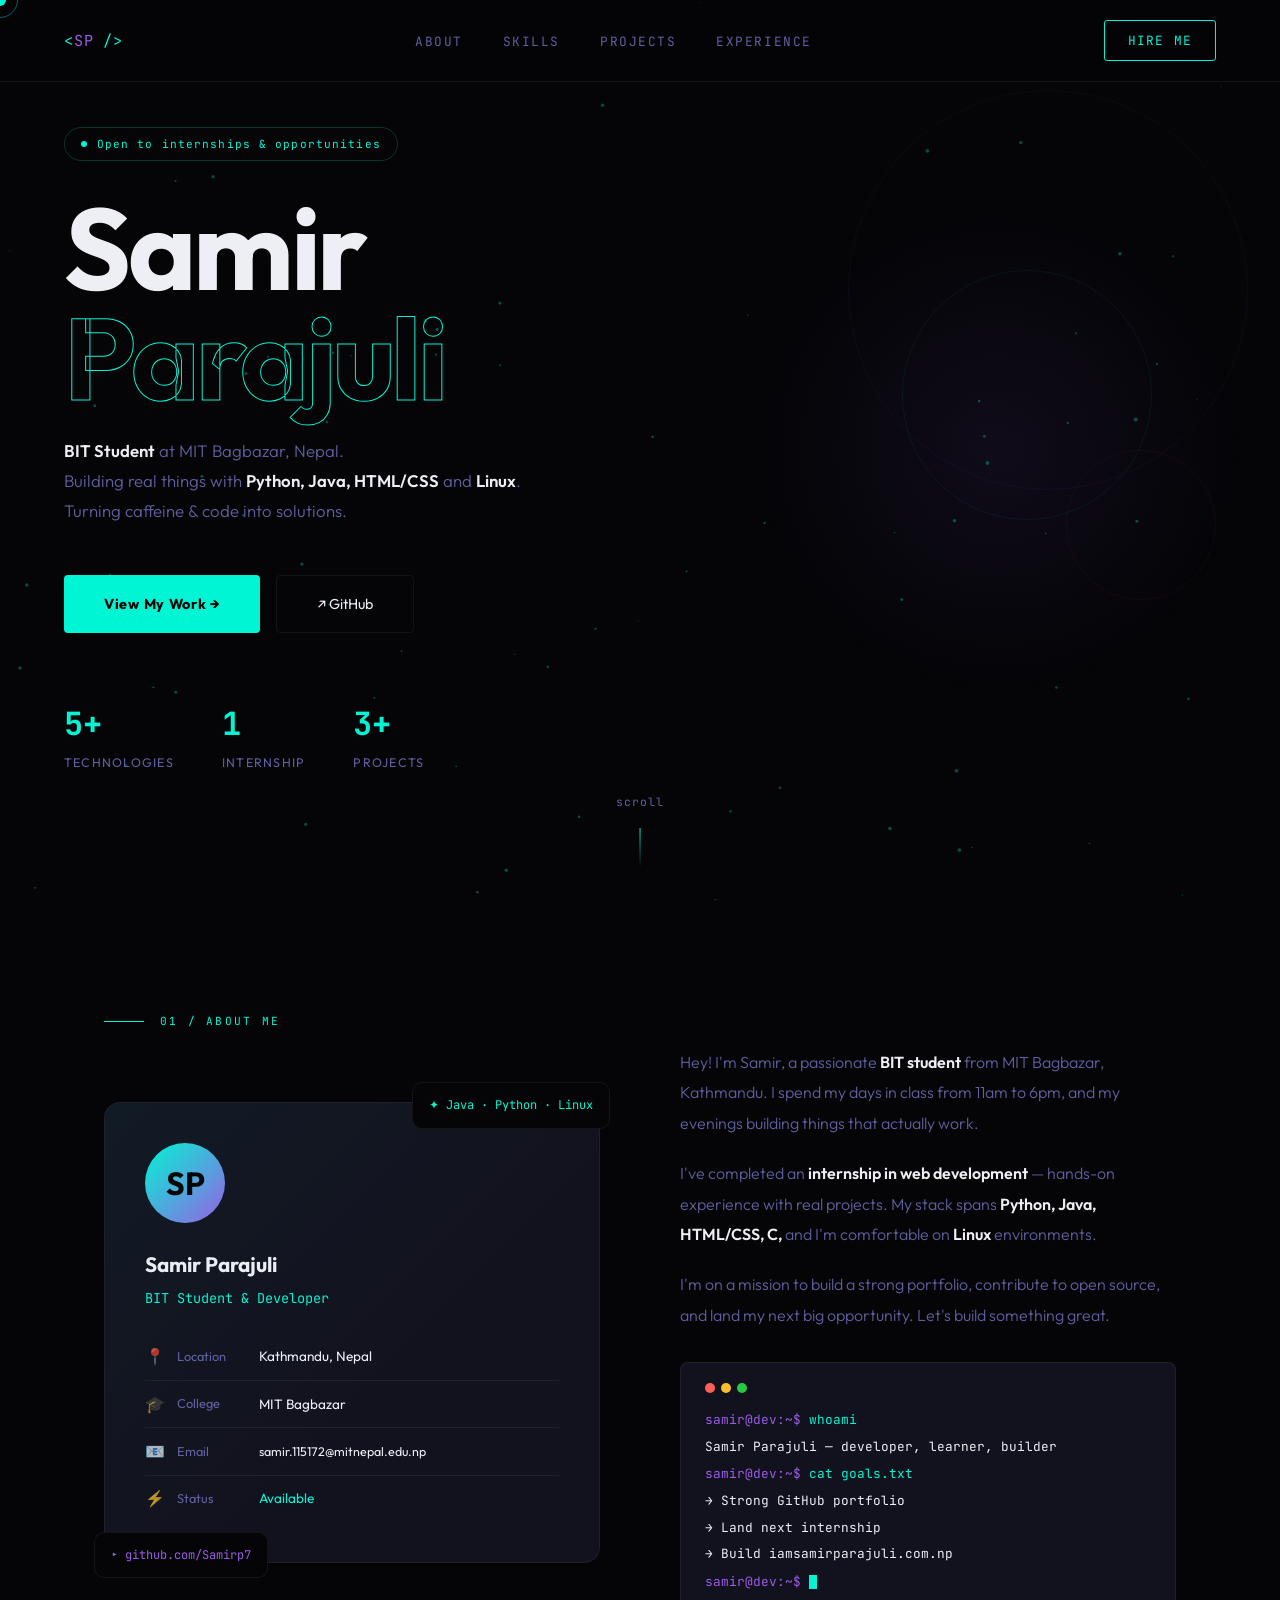
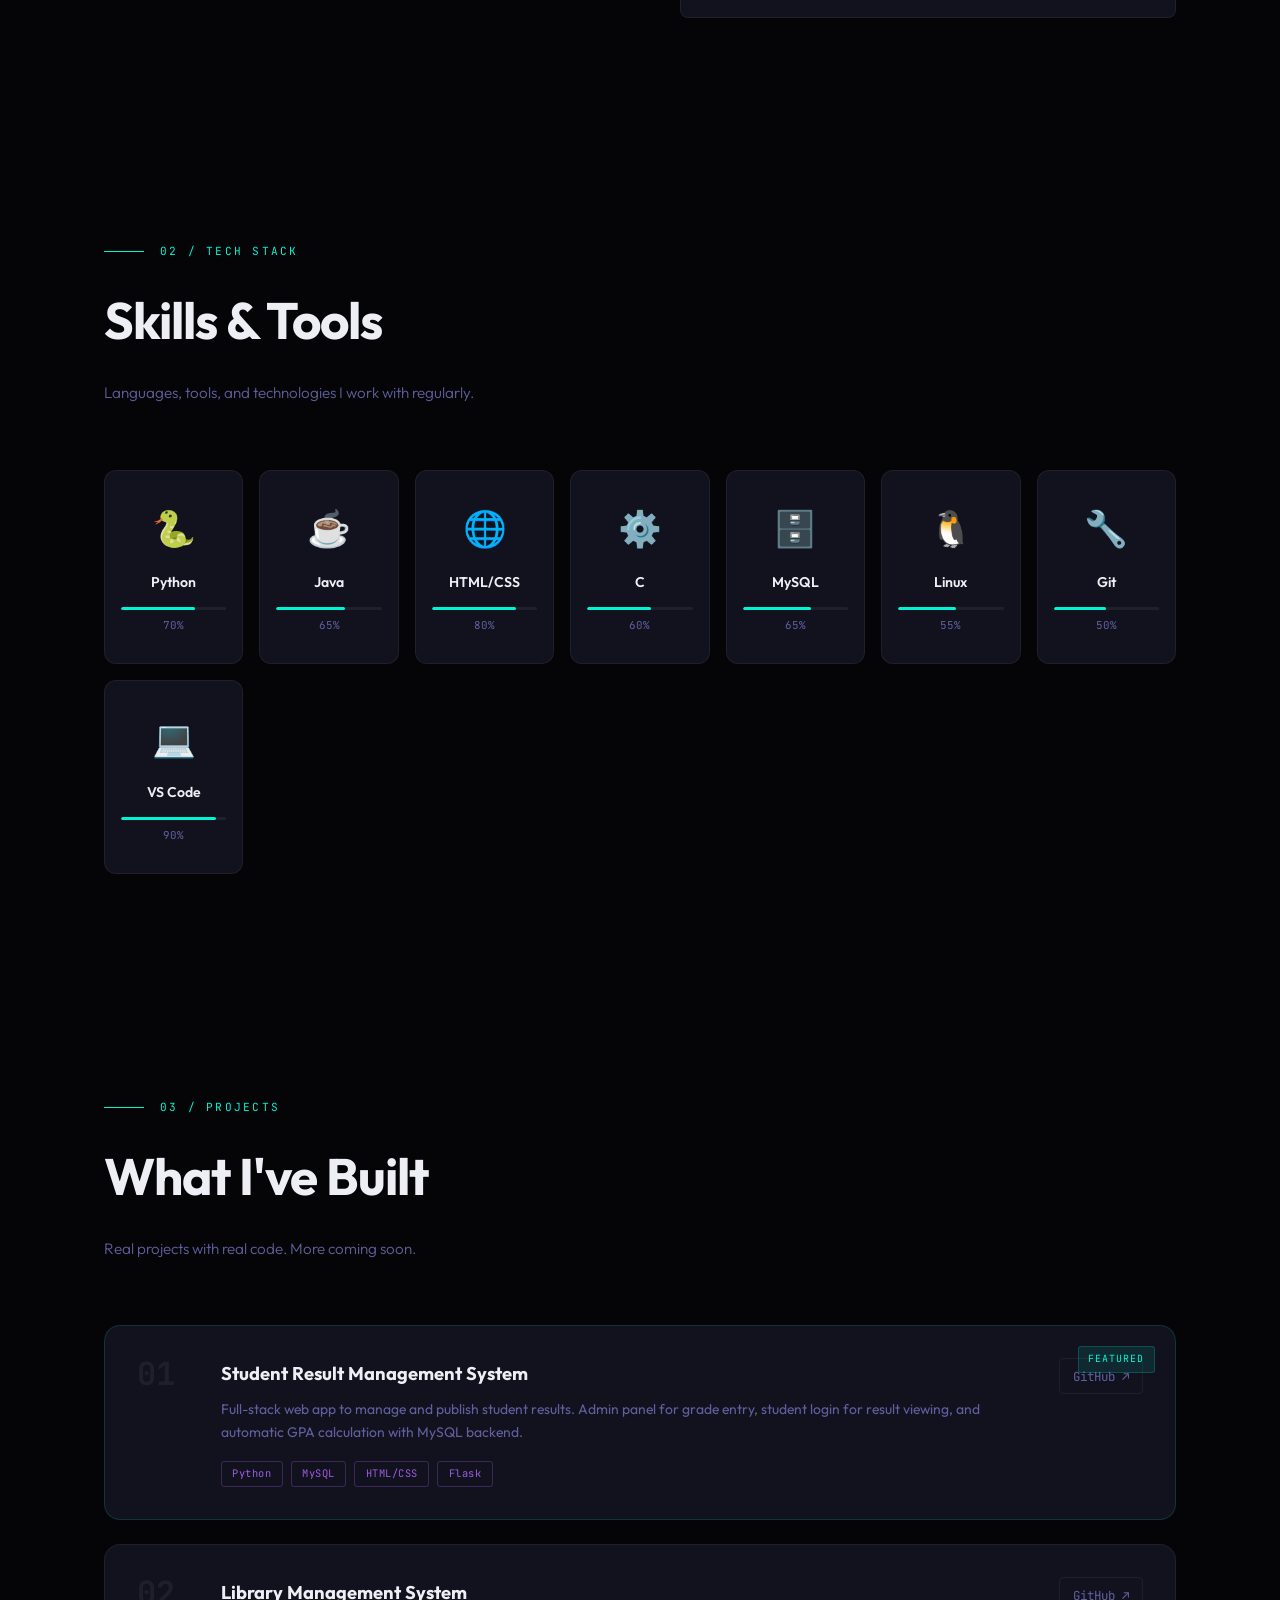
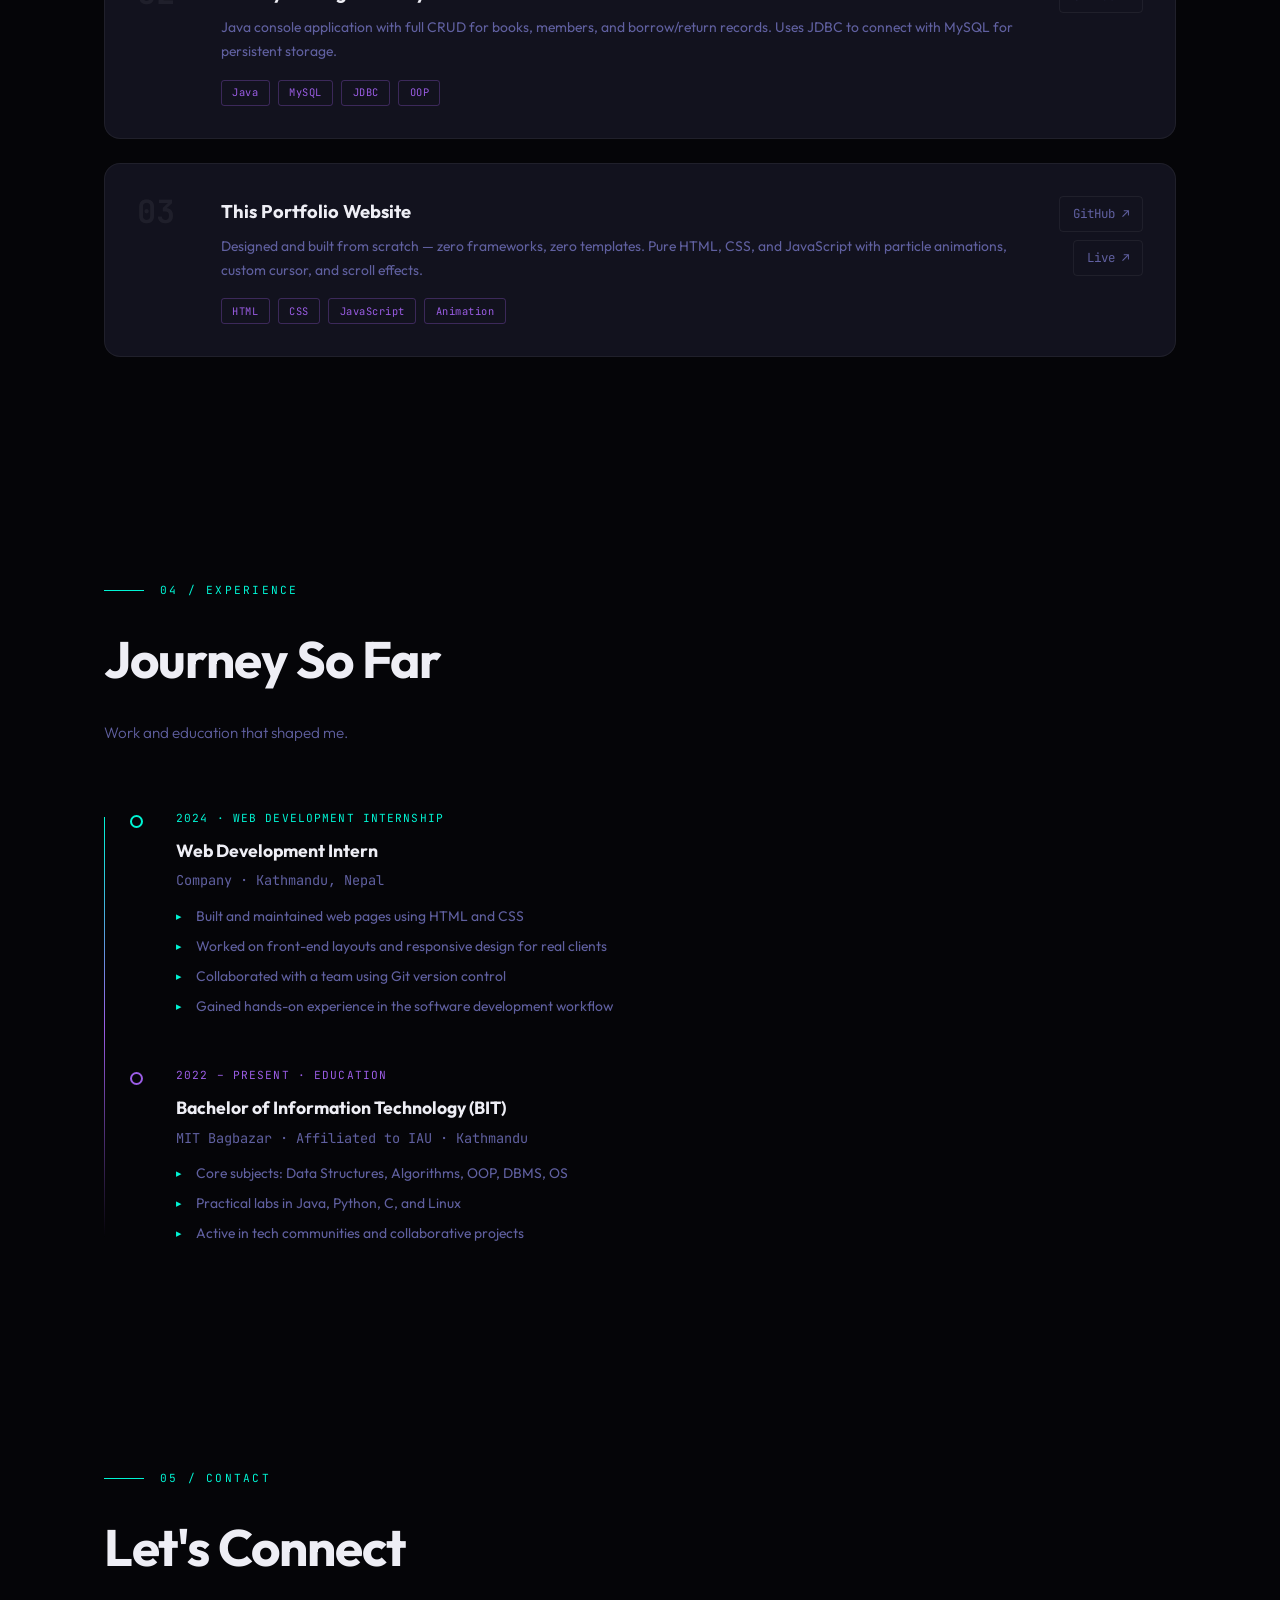
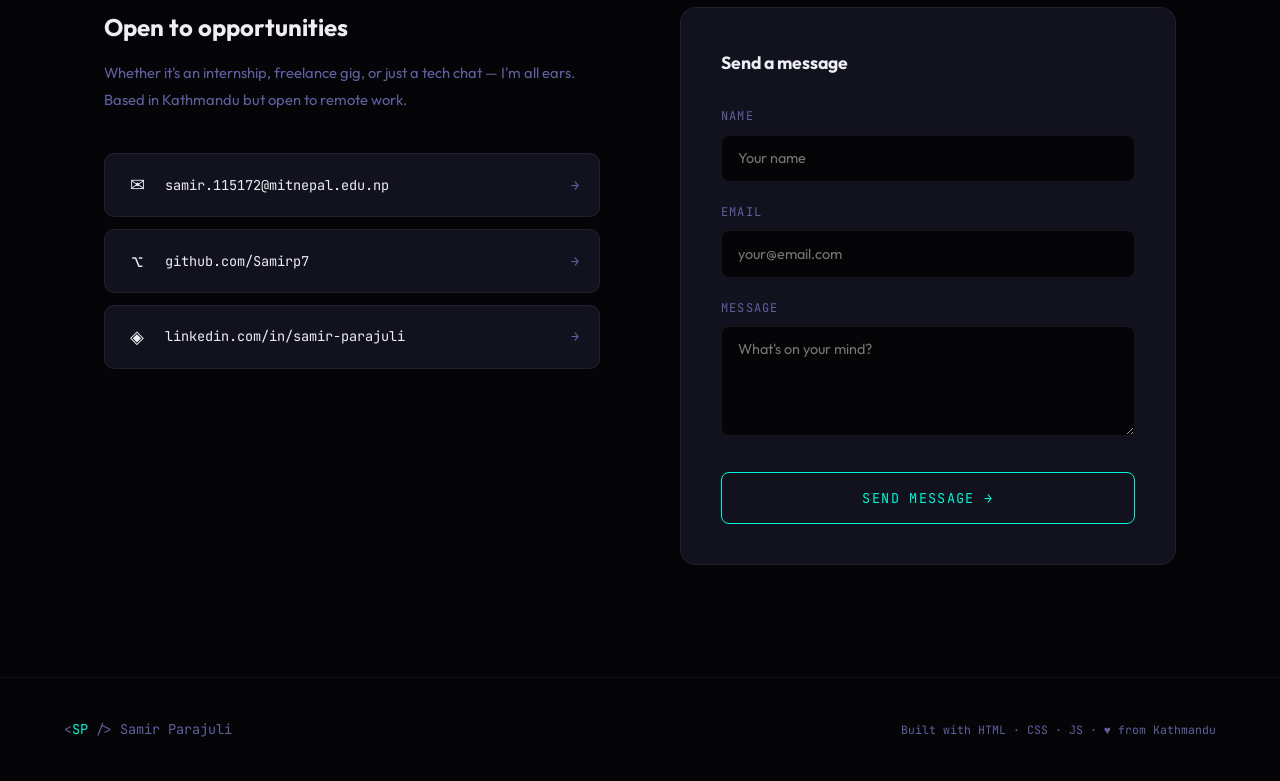
<file: student-result-system/templates/student.html>
<!DOCTYPE html>
<html lang="en">
<head>
<meta charset="UTF-8">
<meta name="viewport" content="width=device-width, initial-scale=1.0">
<title>Samir Parajuli — Developer</title>
<link href="https://fonts.googleapis.com/css2?family=JetBrains+Mono:wght@300;400;700&family=Clash+Display:wght@400;600;700&family=Outfit:wght@300;400;600;700&display=swap" rel="stylesheet">
<style>
*,*::before,*::after{box-sizing:border-box;margin:0;padding:0}
:root{
  --bg:#050508;
  --bg2:#0c0c14;
  --bg3:#12121e;
  --cyan:#00f5d4;
  --purple:#9b5de5;
  --pink:#f72585;
  --yellow:#fee440;
  --text:#eeeef5;
  --muted:#6060a0;
  --border:rgba(255,255,255,0.06);
  --card:rgba(255,255,255,0.02);
}
html{scroll-behavior:smooth}
body{background:var(--bg);color:var(--text);font-family:'Outfit',sans-serif;font-size:16px;line-height:1.7;overflow-x:hidden;cursor:none}

/* CUSTOM CURSOR */
#cursor{position:fixed;width:12px;height:12px;background:var(--cyan);border-radius:50%;pointer-events:none;z-index:9999;transform:translate(-50%,-50%);transition:transform 0.1s,background 0.2s;mix-blend-mode:screen}
#cursor-ring{position:fixed;width:36px;height:36px;border:1px solid rgba(0,245,212,0.4);border-radius:50%;pointer-events:none;z-index:9998;transform:translate(-50%,-50%);transition:all 0.12s ease;mix-blend-mode:screen}

/* CANVAS */
#particle-canvas{position:fixed;inset:0;z-index:0;opacity:0.5}

/* NAV */
nav{position:fixed;top:0;left:0;right:0;z-index:100;display:flex;justify-content:space-between;align-items:center;padding:1.25rem 4rem;background:rgba(5,5,8,0.7);backdrop-filter:blur(24px);border-bottom:1px solid var(--border)}
.nav-logo{font-family:'JetBrains Mono',monospace;font-size:0.95rem;color:var(--cyan);text-decoration:none;letter-spacing:0.05em}
.nav-logo span{color:var(--purple)}
.nav-links{display:flex;gap:2.5rem;list-style:none}
.nav-links a{color:var(--muted);text-decoration:none;font-size:0.8rem;letter-spacing:0.12em;text-transform:uppercase;font-family:'JetBrains Mono',monospace;transition:color 0.2s;position:relative}
.nav-links a::after{content:'';position:absolute;bottom:-4px;left:0;width:0;height:1px;background:var(--cyan);transition:width 0.3s}
.nav-links a:hover{color:var(--cyan)}
.nav-links a:hover::after{width:100%}
.nav-cta{padding:0.55rem 1.4rem;border:1px solid var(--cyan);color:var(--cyan);font-size:0.8rem;font-family:'JetBrains Mono',monospace;letter-spacing:0.1em;text-decoration:none;border-radius:3px;transition:background 0.2s,color 0.2s}
.nav-cta:hover{background:var(--cyan);color:#000}

/* HERO */
#hero{min-height:100vh;display:flex;align-items:center;padding:0 4rem;position:relative;z-index:1}
.hero-badge{display:inline-flex;align-items:center;gap:0.6rem;padding:0.4rem 1rem;border:1px solid rgba(0,245,212,0.2);border-radius:100px;font-family:'JetBrains Mono',monospace;font-size:0.7rem;color:var(--cyan);margin-bottom:2rem;letter-spacing:0.1em}
.badge-dot{width:6px;height:6px;background:var(--cyan);border-radius:50%;animation:pulse 2s infinite}
@keyframes pulse{0%,100%{opacity:1;transform:scale(1)}50%{opacity:0.5;transform:scale(1.4)}}
.hero-name{font-family:'Outfit',sans-serif;font-size:clamp(4rem,9vw,8rem);font-weight:700;line-height:0.95;letter-spacing:-0.03em;margin-bottom:1.5rem}
.hero-name .line1{display:block;color:var(--text)}
.hero-name .line2{display:block;-webkit-text-stroke:1px var(--cyan);color:transparent;position:relative}
.hero-desc{font-size:1.05rem;color:var(--muted);max-width:480px;margin-bottom:3rem;font-weight:300;line-height:1.8}
.hero-desc strong{color:var(--text);font-weight:600}
.hero-actions{display:flex;gap:1rem;flex-wrap:wrap;margin-bottom:4rem}
.btn-main{display:inline-flex;align-items:center;gap:0.6rem;padding:1rem 2.5rem;background:var(--cyan);color:#000;font-weight:700;font-size:0.9rem;border-radius:4px;text-decoration:none;letter-spacing:0.05em;transition:transform 0.2s,box-shadow 0.2s;font-family:'Outfit',sans-serif}
.btn-main:hover{transform:translateY(-3px);box-shadow:0 20px 40px rgba(0,245,212,0.2)}
.btn-outline{display:inline-flex;align-items:center;gap:0.6rem;padding:1rem 2.5rem;border:1px solid var(--border);color:var(--text);font-size:0.9rem;border-radius:4px;text-decoration:none;transition:all 0.2s;background:transparent}
.btn-outline:hover{border-color:var(--purple);color:var(--purple);transform:translateY(-3px)}
.hero-stats{display:flex;gap:3rem}
.stat-item{}
.stat-num{font-family:'JetBrains Mono',monospace;font-size:2rem;font-weight:700;color:var(--cyan)}
.stat-label{font-size:0.78rem;color:var(--muted);letter-spacing:0.1em;text-transform:uppercase}
.hero-scroll{position:absolute;bottom:2rem;left:50%;transform:translateX(-50%);display:flex;flex-direction:column;align-items:center;gap:0.5rem;color:var(--muted);font-size:0.72rem;font-family:'JetBrains Mono',monospace;letter-spacing:0.1em;animation:bounce 2s infinite}
@keyframes bounce{0%,100%{transform:translateX(-50%) translateY(0)}50%{transform:translateX(-50%) translateY(8px)}}
.scroll-line{width:1px;height:40px;background:linear-gradient(to bottom,var(--cyan),transparent);margin-top:0.5rem}

/* FLOATING SHAPES */
.hero-shapes{position:absolute;right:0;top:0;bottom:0;width:50%;pointer-events:none;overflow:hidden}
.shape{position:absolute;border-radius:50%;opacity:0.06}
.shape1{width:400px;height:400px;border:1px solid var(--purple);top:10%;right:5%;animation:rotate 20s linear infinite}
.shape2{width:250px;height:250px;border:1px solid var(--cyan);top:30%;right:20%;animation:rotate 15s linear infinite reverse}
.shape3{width:150px;height:150px;border:1px solid var(--pink);top:50%;right:10%;animation:rotate 10s linear infinite}
@keyframes rotate{from{transform:rotate(0deg)}to{transform:rotate(360deg)}}
.glow-orb{position:absolute;width:500px;height:500px;background:radial-gradient(circle,rgba(155,93,229,0.08) 0%,transparent 70%);top:50%;right:5%;transform:translateY(-50%)}

/* SECTION */
.section{position:relative;z-index:1;padding:7rem 4rem;max-width:1200px;margin:0 auto}
.sec-eyebrow{display:flex;align-items:center;gap:1rem;margin-bottom:1rem}
.sec-line{width:40px;height:1px;background:var(--cyan)}
.sec-tag{font-family:'JetBrains Mono',monospace;font-size:0.7rem;color:var(--cyan);letter-spacing:0.2em;text-transform:uppercase}
.sec-title{font-size:clamp(2rem,4vw,3.2rem);font-weight:700;letter-spacing:-0.02em;margin-bottom:1rem}
.sec-sub{color:var(--muted);font-size:0.95rem;max-width:500px;margin-bottom:4rem;font-weight:300}

/* ABOUT */
.about-grid{display:grid;grid-template-columns:1fr 1fr;gap:5rem;align-items:center}
.about-visual{position:relative}
.about-card{background:var(--bg3);border:1px solid var(--border);border-radius:16px;padding:2.5rem;position:relative;overflow:hidden}
.about-card::before{content:'';position:absolute;inset:0;background:linear-gradient(135deg,rgba(0,245,212,0.04) 0%,transparent 60%);pointer-events:none}
.about-avatar{width:80px;height:80px;border-radius:50%;background:linear-gradient(135deg,var(--cyan),var(--purple));display:flex;align-items:center;justify-content:center;font-size:2rem;font-weight:700;color:#000;margin-bottom:1.5rem;font-family:'Outfit',sans-serif}
.about-card h3{font-size:1.3rem;font-weight:700;margin-bottom:0.25rem}
.about-card p.role{font-size:0.85rem;color:var(--cyan);font-family:'JetBrains Mono',monospace;margin-bottom:1.5rem}
.detail-row{display:flex;align-items:center;gap:0.75rem;padding:0.6rem 0;border-bottom:1px solid var(--border);font-size:0.85rem}
.detail-row:last-child{border-bottom:none}
.detail-icon{font-size:1rem;width:20px;text-align:center;opacity:0.7}
.detail-label{color:var(--muted);min-width:70px;font-size:0.8rem}
.detail-val{color:var(--text)}
.floating-badge{position:absolute;background:var(--bg);border:1px solid var(--border);border-radius:10px;padding:0.75rem 1rem;font-size:0.75rem;font-family:'JetBrains Mono',monospace}
.fb1{top:-20px;right:-10px;color:var(--cyan)}
.fb2{bottom:-15px;left:-10px;color:var(--purple)}
.about-text p{color:var(--muted);line-height:1.9;margin-bottom:1.25rem;font-weight:300}
.about-text p strong{color:var(--text);font-weight:600}
.terminal-block{background:var(--bg3);border:1px solid var(--border);border-radius:8px;padding:1.25rem 1.5rem;font-family:'JetBrains Mono',monospace;font-size:0.8rem;margin-top:2rem}
.t-header{display:flex;gap:6px;margin-bottom:1rem}
.t-dot{width:10px;height:10px;border-radius:50%}
.t-red{background:#ff5f57}.t-yellow{background:#febc2e}.t-green{background:#28c840}
.t-line{color:var(--muted);margin-bottom:0.3rem}
.t-line span.cmd{color:var(--cyan)}
.t-line span.out{color:var(--text)}
.t-line span.path{color:var(--purple)}
.t-cursor{display:inline-block;width:8px;height:14px;background:var(--cyan);animation:blink 1s infinite;vertical-align:middle}
@keyframes blink{0%,100%{opacity:1}50%{opacity:0}}

/* SKILLS */
.skills-wrap{display:grid;grid-template-columns:repeat(auto-fit,minmax(130px,1fr));gap:1rem}
.skill-tile{background:var(--bg3);border:1px solid var(--border);border-radius:12px;padding:1.75rem 1rem;text-align:center;transition:all 0.3s;position:relative;overflow:hidden;cursor:default}
.skill-tile::after{content:'';position:absolute;inset:0;background:linear-gradient(135deg,rgba(0,245,212,0.05) 0%,transparent 60%);opacity:0;transition:opacity 0.3s}
.skill-tile:hover{border-color:rgba(0,245,212,0.4);transform:translateY(-6px) scale(1.02)}
.skill-tile:hover::after{opacity:1}
.skill-ico{font-size:2.2rem;margin-bottom:0.75rem;display:block}
.skill-n{font-size:0.88rem;font-weight:600;margin-bottom:0.2rem}
.skill-bar-wrap{height:3px;background:rgba(255,255,255,0.06);border-radius:2px;margin-top:0.75rem;overflow:hidden}
.skill-bar{height:100%;background:var(--cyan);border-radius:2px;width:0;transition:width 1.2s ease}
.skill-pct{font-size:0.68rem;font-family:'JetBrains Mono',monospace;color:var(--muted);margin-top:0.4rem}

/* PROJECTS */
.projects-list{display:grid;gap:1.5rem}
.proj-card{display:grid;grid-template-columns:60px 1fr auto;gap:1.5rem;align-items:start;background:var(--bg3);border:1px solid var(--border);border-radius:16px;padding:2rem;transition:all 0.3s;position:relative;overflow:hidden}
.proj-card::before{content:'';position:absolute;left:0;top:0;bottom:0;width:2px;background:linear-gradient(to bottom,var(--cyan),var(--purple));opacity:0;transition:opacity 0.3s}
.proj-card:hover{border-color:rgba(0,245,212,0.2);transform:translateX(4px)}
.proj-card:hover::before{opacity:1}
.proj-num{font-family:'JetBrains Mono',monospace;font-size:2rem;font-weight:700;color:rgba(255,255,255,0.06);line-height:1}
.proj-info h3{font-size:1.15rem;font-weight:700;margin-bottom:0.5rem}
.proj-info p{font-size:0.87rem;color:var(--muted);margin-bottom:1rem;line-height:1.7}
.proj-tags{display:flex;gap:0.5rem;flex-wrap:wrap}
.ptag{font-family:'JetBrains Mono',monospace;font-size:0.65rem;padding:0.2rem 0.65rem;border:1px solid rgba(155,93,229,0.3);border-radius:3px;color:var(--purple);letter-spacing:0.05em}
.proj-links{display:flex;flex-direction:column;gap:0.5rem;align-items:flex-end}
.plink{display:inline-flex;align-items:center;gap:0.4rem;font-size:0.78rem;font-family:'JetBrains Mono',monospace;color:var(--muted);text-decoration:none;padding:0.4rem 0.8rem;border:1px solid var(--border);border-radius:4px;transition:all 0.2s;white-space:nowrap}
.plink:hover{border-color:var(--cyan);color:var(--cyan)}
.proj-featured{border-color:rgba(0,245,212,0.15)}
.feat-badge{position:absolute;top:1.25rem;right:1.25rem;font-family:'JetBrains Mono',monospace;font-size:0.62rem;padding:0.25rem 0.6rem;background:rgba(0,245,212,0.1);border:1px solid rgba(0,245,212,0.2);border-radius:3px;color:var(--cyan);letter-spacing:0.1em}

/* EXPERIENCE TIMELINE */
.timeline{position:relative;padding-left:2rem}
.timeline::before{content:'';position:absolute;left:0;top:8px;bottom:8px;width:1px;background:linear-gradient(to bottom,var(--cyan),var(--purple),transparent)}
.t-item{position:relative;padding:0 0 3rem 2.5rem}
.t-item:last-child{padding-bottom:0}
.t-dot2{position:absolute;left:-6px;top:6px;width:13px;height:13px;border-radius:50%;border:2px solid var(--cyan);background:var(--bg)}
.t-item:nth-child(2) .t-dot2{border-color:var(--purple)}
.t-date{font-family:'JetBrains Mono',monospace;font-size:0.7rem;color:var(--cyan);letter-spacing:0.1em;margin-bottom:0.5rem}
.t-item:nth-child(2) .t-date{color:var(--purple)}
.t-role{font-size:1.1rem;font-weight:700;margin-bottom:0.2rem}
.t-where{font-size:0.85rem;color:var(--muted);margin-bottom:0.75rem;font-family:'JetBrains Mono',monospace}
.t-bullets{list-style:none;display:flex;flex-direction:column;gap:0.4rem}
.t-bullets li{font-size:0.87rem;color:var(--muted);padding-left:1.25rem;position:relative}
.t-bullets li::before{content:'▸';position:absolute;left:0;color:var(--cyan);font-size:0.7rem;top:2px}

/* CONTACT */
.contact-wrap{display:grid;grid-template-columns:1fr 1fr;gap:5rem;align-items:start}
.contact-left h3{font-size:1.5rem;font-weight:700;margin-bottom:0.75rem}
.contact-left p{color:var(--muted);font-size:0.92rem;margin-bottom:2.5rem;line-height:1.8}
.soc-links{display:flex;flex-direction:column;gap:0.75rem}
.soc-link{display:flex;align-items:center;gap:1rem;padding:1rem 1.25rem;background:var(--bg3);border:1px solid var(--border);border-radius:10px;text-decoration:none;color:var(--text);font-size:0.85rem;transition:all 0.2s;font-family:'JetBrains Mono',monospace}
.soc-link:hover{border-color:var(--cyan);color:var(--cyan);transform:translateX(4px)}
.soc-icon{font-size:1.1rem;width:24px;text-align:center}
.soc-name{flex:1}
.soc-arr{color:var(--muted);transition:transform 0.2s}
.soc-link:hover .soc-arr{transform:translateX(4px);color:var(--cyan)}
.form-wrap{background:var(--bg3);border:1px solid var(--border);border-radius:16px;padding:2.5rem}
.form-wrap h3{font-size:1.1rem;font-weight:700;margin-bottom:1.75rem}
.form-group{margin-bottom:1.25rem}
.form-group label{display:block;font-size:0.75rem;font-family:'JetBrains Mono',monospace;color:var(--muted);letter-spacing:0.1em;text-transform:uppercase;margin-bottom:0.5rem}
.form-group input,.form-group textarea{width:100%;background:var(--bg);border:1px solid var(--border);border-radius:8px;padding:0.85rem 1rem;color:var(--text);font-family:'Outfit',sans-serif;font-size:0.9rem;outline:none;transition:border-color 0.2s}
.form-group input:focus,.form-group textarea:focus{border-color:var(--cyan)}
.form-group textarea{height:110px;resize:vertical}
.form-submit{width:100%;padding:1rem;background:transparent;border:1px solid var(--cyan);color:var(--cyan);font-family:'JetBrains Mono',monospace;font-size:0.85rem;letter-spacing:0.1em;border-radius:8px;cursor:none;transition:all 0.3s;margin-top:0.5rem}
.form-submit:hover{background:var(--cyan);color:#000}

/* FOOTER */
footer{position:relative;z-index:1;border-top:1px solid var(--border);padding:2.5rem 4rem;display:flex;justify-content:space-between;align-items:center}
.footer-logo{font-family:'JetBrains Mono',monospace;font-size:0.85rem;color:var(--muted)}
.footer-logo span{color:var(--cyan)}
.footer-right{font-family:'JetBrains Mono',monospace;font-size:0.72rem;color:var(--muted)}

/* ANIMATIONS */
@keyframes fadeUp{from{opacity:0;transform:translateY(40px)}to{opacity:1;transform:translateY(0)}}
.fade-up{opacity:0;transform:translateY(40px);transition:opacity 0.7s ease,transform 0.7s ease}
.fade-up.visible{opacity:1;transform:translateY(0)}

@media(max-width:768px){
  nav{padding:1rem 1.5rem}
  .nav-links,.nav-cta{display:none}
  #hero,.section{padding-left:1.5rem;padding-right:1.5rem}
  .hero-name{font-size:3.5rem}
  .about-grid,.contact-wrap{grid-template-columns:1fr}
  .proj-card{grid-template-columns:40px 1fr}
  .proj-links{display:none}
  footer{padding:1.5rem;flex-direction:column;gap:0.5rem;text-align:center}
}
</style>
</head>
<body>

<div id="cursor"></div>
<div id="cursor-ring"></div>
<canvas id="particle-canvas"></canvas>

<!-- NAV -->
<nav>
  <a href="#" class="nav-logo">&lt;<span>SP</span> /&gt;</a>
  <ul class="nav-links">
    <li><a href="#about">About</a></li>
    <li><a href="#skills">Skills</a></li>
    <li><a href="#projects">Projects</a></li>
    <li><a href="#experience">Experience</a></li>
  </ul>
  <a href="#contact" class="nav-cta">HIRE ME</a>
</nav>

<!-- HERO -->
<div id="hero">
  <div class="hero-shapes">
    <div class="glow-orb"></div>
    <div class="shape shape1"></div>
    <div class="shape shape2"></div>
    <div class="shape shape3"></div>
  </div>
  <div style="position:relative;z-index:2;max-width:700px">
    <div class="hero-badge">
      <div class="badge-dot"></div>
      Open to internships &amp; opportunities
    </div>
    <h1 class="hero-name">
      <span class="line1" id="glitch-name">Samir</span>
      <span class="line2">Parajuli</span>
    </h1>
    <p class="hero-desc">
      <strong>BIT Student</strong> at MIT Bagbazar, Nepal.<br>
      Building real things with <strong>Python, Java, HTML/CSS</strong> and <strong>Linux</strong>.<br>
      Turning caffeine &amp; code into solutions.
    </p>
    <div class="hero-actions">
      <a href="#projects" class="btn-main">View My Work →</a>
      <a href="https://github.com/Samirp7" target="_blank" class="btn-outline">↗ GitHub</a>
    </div>
    <div class="hero-stats">
      <div class="stat-item">
        <div class="stat-num" data-count="5">0</div>
        <div class="stat-label">Technologies</div>
      </div>
      <div class="stat-item">
        <div class="stat-num" data-count="1">0</div>
        <div class="stat-label">Internship</div>
      </div>
      <div class="stat-item">
        <div class="stat-num" data-count="3">0</div>
        <div class="stat-label">Projects</div>
      </div>
    </div>
  </div>
  <div class="hero-scroll">scroll<div class="scroll-line"></div></div>
</div>

<!-- ABOUT -->
<div class="section fade-up" id="about">
  <div class="sec-eyebrow"><div class="sec-line"></div><span class="sec-tag">01 / about me</span></div>
  <div class="about-grid">
    <div class="about-visual">
      <div class="about-card">
        <div class="about-avatar">SP</div>
        <h3>Samir Parajuli</h3>
        <p class="role">BIT Student &amp; Developer</p>
        <div class="detail-row"><span class="detail-icon">📍</span><span class="detail-label">Location</span><span class="detail-val">Kathmandu, Nepal</span></div>
        <div class="detail-row"><span class="detail-icon">🎓</span><span class="detail-label">College</span><span class="detail-val">MIT Bagbazar</span></div>
        <div class="detail-row"><span class="detail-icon">📧</span><span class="detail-label">Email</span><span class="detail-val" style="font-size:0.78rem">samir.115172@mitnepal.edu.np</span></div>
        <div class="detail-row"><span class="detail-icon">⚡</span><span class="detail-label">Status</span><span class="detail-val" style="color:var(--cyan)">Available</span></div>
      </div>
      <div class="floating-badge fb1">✦ Java · Python · Linux</div>
      <div class="floating-badge fb2">▸ github.com/Samirp7</div>
    </div>
    <div class="about-text">
      <p>Hey! I'm Samir, a passionate <strong>BIT student</strong> from MIT Bagbazar, Kathmandu. I spend my days in class from 11am to 6pm, and my evenings building things that actually work.</p>
      <p>I've completed an <strong>internship in web development</strong> — hands-on experience with real projects. My stack spans <strong>Python, Java, HTML/CSS, C,</strong> and I'm comfortable on <strong>Linux</strong> environments.</p>
      <p>I'm on a mission to build a strong portfolio, contribute to open source, and land my next big opportunity. Let's build something great.</p>
      <div class="terminal-block">
        <div class="t-header"><div class="t-dot t-red"></div><div class="t-dot t-yellow"></div><div class="t-dot t-green"></div></div>
        <div class="t-line"><span class="path">samir@dev:~$</span> <span class="cmd">whoami</span></div>
        <div class="t-line"><span class="out">Samir Parajuli — developer, learner, builder</span></div>
        <div class="t-line" style="margin-top:6px"><span class="path">samir@dev:~$</span> <span class="cmd">cat goals.txt</span></div>
        <div class="t-line"><span class="out">→ Strong GitHub portfolio</span></div>
        <div class="t-line"><span class="out">→ Land next internship</span></div>
        <div class="t-line"><span class="out">→ Build iamsamirparajuli.com.np</span></div>
        <div class="t-line" style="margin-top:6px"><span class="path">samir@dev:~$</span> <span class="t-cursor"></span></div>
      </div>
    </div>
  </div>
</div>

<!-- SKILLS -->
<div class="section fade-up" id="skills">
  <div class="sec-eyebrow"><div class="sec-line"></div><span class="sec-tag">02 / tech stack</span></div>
  <h2 class="sec-title">Skills &amp; Tools</h2>
  <p class="sec-sub">Languages, tools, and technologies I work with regularly.</p>
  <div class="skills-wrap">
    <div class="skill-tile"><span class="skill-ico">🐍</span><div class="skill-n">Python</div><div class="skill-bar-wrap"><div class="skill-bar" data-w="70"></div></div><div class="skill-pct">70%</div></div>
    <div class="skill-tile"><span class="skill-ico">☕</span><div class="skill-n">Java</div><div class="skill-bar-wrap"><div class="skill-bar" data-w="65"></div></div><div class="skill-pct">65%</div></div>
    <div class="skill-tile"><span class="skill-ico">🌐</span><div class="skill-n">HTML/CSS</div><div class="skill-bar-wrap"><div class="skill-bar" data-w="80"></div></div><div class="skill-pct">80%</div></div>
    <div class="skill-tile"><span class="skill-ico">⚙️</span><div class="skill-n">C</div><div class="skill-bar-wrap"><div class="skill-bar" data-w="60"></div></div><div class="skill-pct">60%</div></div>
    <div class="skill-tile"><span class="skill-ico">🗄️</span><div class="skill-n">MySQL</div><div class="skill-bar-wrap"><div class="skill-bar" data-w="65"></div></div><div class="skill-pct">65%</div></div>
    <div class="skill-tile"><span class="skill-ico">🐧</span><div class="skill-n">Linux</div><div class="skill-bar-wrap"><div class="skill-bar" data-w="55"></div></div><div class="skill-pct">55%</div></div>
    <div class="skill-tile"><span class="skill-ico">🔧</span><div class="skill-n">Git</div><div class="skill-bar-wrap"><div class="skill-bar" data-w="50"></div></div><div class="skill-pct">50%</div></div>
    <div class="skill-tile"><span class="skill-ico">💻</span><div class="skill-n">VS Code</div><div class="skill-bar-wrap"><div class="skill-bar" data-w="90"></div></div><div class="skill-pct">90%</div></div>
  </div>
</div>

<!-- PROJECTS -->
<div class="section fade-up" id="projects">
  <div class="sec-eyebrow"><div class="sec-line"></div><span class="sec-tag">03 / projects</span></div>
  <h2 class="sec-title">What I've Built</h2>
  <p class="sec-sub">Real projects with real code. More coming soon.</p>
  <div class="projects-list">

    <div class="proj-card proj-featured">
      <div class="feat-badge">FEATURED</div>
      <div class="proj-num">01</div>
      <div class="proj-info">
        <h3>Student Result Management System</h3>
        <p>Full-stack web app to manage and publish student results. Admin panel for grade entry, student login for result viewing, and automatic GPA calculation with MySQL backend.</p>
        <div class="proj-tags"><span class="ptag">Python</span><span class="ptag">MySQL</span><span class="ptag">HTML/CSS</span><span class="ptag">Flask</span></div>
      </div>
      <div class="proj-links">
        <a href="https://github.com/Samirp7" target="_blank" class="plink">GitHub ↗</a>
      </div>
    </div>

    <div class="proj-card">
      <div class="proj-num">02</div>
      <div class="proj-info">
        <h3>Library Management System</h3>
        <p>Java console application with full CRUD for books, members, and borrow/return records. Uses JDBC to connect with MySQL for persistent storage.</p>
        <div class="proj-tags"><span class="ptag">Java</span><span class="ptag">MySQL</span><span class="ptag">JDBC</span><span class="ptag">OOP</span></div>
      </div>
      <div class="proj-links">
        <a href="https://github.com/Samirp7" target="_blank" class="plink">GitHub ↗</a>
      </div>
    </div>

    <div class="proj-card">
      <div class="proj-num">03</div>
      <div class="proj-info">
        <h3>This Portfolio Website</h3>
        <p>Designed and built from scratch — zero frameworks, zero templates. Pure HTML, CSS, and JavaScript with particle animations, custom cursor, and scroll effects.</p>
        <div class="proj-tags"><span class="ptag">HTML</span><span class="ptag">CSS</span><span class="ptag">JavaScript</span><span class="ptag">Animation</span></div>
      </div>
      <div class="proj-links">
        <a href="https://github.com/Samirp7" target="_blank" class="plink">GitHub ↗</a>
        <a href="#" class="plink">Live ↗</a>
      </div>
    </div>

  </div>
</div>

<!-- EXPERIENCE -->
<div class="section fade-up" id="experience">
  <div class="sec-eyebrow"><div class="sec-line"></div><span class="sec-tag">04 / experience</span></div>
  <h2 class="sec-title">Journey So Far</h2>
  <p class="sec-sub">Work and education that shaped me.</p>
  <div class="timeline">
    <div class="t-item">
      <div class="t-dot2"></div>
      <div class="t-date">2024 · WEB DEVELOPMENT INTERNSHIP</div>
      <div class="t-role">Web Development Intern</div>
      <div class="t-where">Company · Kathmandu, Nepal</div>
      <ul class="t-bullets">
        <li>Built and maintained web pages using HTML and CSS</li>
        <li>Worked on front-end layouts and responsive design for real clients</li>
        <li>Collaborated with a team using Git version control</li>
        <li>Gained hands-on experience in the software development workflow</li>
      </ul>
    </div>
    <div class="t-item">
      <div class="t-dot2"></div>
      <div class="t-date">2022 – PRESENT · EDUCATION</div>
      <div class="t-role">Bachelor of Information Technology (BIT)</div>
      <div class="t-where">MIT Bagbazar · Affiliated to IAU · Kathmandu</div>
      <ul class="t-bullets">
        <li>Core subjects: Data Structures, Algorithms, OOP, DBMS, OS</li>
        <li>Practical labs in Java, Python, C, and Linux</li>
        <li>Active in tech communities and collaborative projects</li>
      </ul>
    </div>
  </div>
</div>

<!-- CONTACT -->
<div class="section fade-up" id="contact">
  <div class="sec-eyebrow"><div class="sec-line"></div><span class="sec-tag">05 / contact</span></div>
  <h2 class="sec-title">Let's Connect</h2>
  <div class="contact-wrap">
    <div class="contact-left">
      <h3>Open to opportunities</h3>
      <p>Whether it's an internship, freelance gig, or just a tech chat — I'm all ears. Based in Kathmandu but open to remote work.</p>
      <div class="soc-links">
        <a href="mailto:samir.115172@mitnepal.edu.np" class="soc-link">
          <span class="soc-icon">✉</span>
          <span class="soc-name">samir.115172@mitnepal.edu.np</span>
          <span class="soc-arr">→</span>
        </a>
        <a href="https://github.com/Samirp7" target="_blank" class="soc-link">
          <span class="soc-icon">⌥</span>
          <span class="soc-name">github.com/Samirp7</span>
          <span class="soc-arr">→</span>
        </a>
        <a href="https://linkedin.com/in/samir-parajuli" target="_blank" class="soc-link">
          <span class="soc-icon">◈</span>
          <span class="soc-name">linkedin.com/in/samir-parajuli</span>
          <span class="soc-arr">→</span>
        </a>
      </div>
    </div>
    <div class="form-wrap">
      <h3>Send a message</h3>
      <form onsubmit="handleForm(event)">
        <div class="form-group"><label>Name</label><input type="text" placeholder="Your name" required></div>
        <div class="form-group"><label>Email</label><input type="email" placeholder="your@email.com" required></div>
        <div class="form-group"><label>Message</label><textarea placeholder="What's on your mind?"></textarea></div>
        <button class="form-submit" type="submit" id="fsub">SEND MESSAGE →</button>
      </form>
    </div>
  </div>
</div>

<!-- FOOTER -->
<footer>
  <div class="footer-logo">&lt;<span>SP</span> /&gt; Samir Parajuli</div>
  <div class="footer-right">Built with HTML · CSS · JS · ♥ from Kathmandu</div>
</footer>

<script>
// CURSOR
const cursor = document.getElementById('cursor');
const ring = document.getElementById('cursor-ring');
let mx=0,my=0,rx=0,ry=0;
document.addEventListener('mousemove',e=>{mx=e.clientX;my=e.clientY;cursor.style.left=mx+'px';cursor.style.top=my+'px'});
function animRing(){rx+=(mx-rx)*0.12;ry+=(my-ry)*0.12;ring.style.left=rx+'px';ring.style.top=ry+'px';requestAnimationFrame(animRing)}
animRing();
document.querySelectorAll('a,button,.skill-tile,.proj-card').forEach(el=>{
  el.addEventListener('mouseenter',()=>{cursor.style.transform='translate(-50%,-50%) scale(2.5)';ring.style.transform='translate(-50%,-50%) scale(1.5)'});
  el.addEventListener('mouseleave',()=>{cursor.style.transform='translate(-50%,-50%) scale(1)';ring.style.transform='translate(-50%,-50%) scale(1)'});
});

// PARTICLES
const canvas=document.getElementById('particle-canvas');
const ctx=canvas.getContext('2d');
canvas.width=window.innerWidth;canvas.height=window.innerHeight;
window.addEventListener('resize',()=>{canvas.width=window.innerWidth;canvas.height=window.innerHeight});
const pts=[];
for(let i=0;i<80;i++){pts.push({x:Math.random()*canvas.width,y:Math.random()*canvas.height,vx:(Math.random()-0.5)*0.3,vy:(Math.random()-0.5)*0.3,r:Math.random()*1.5+0.5})}
function drawParticles(){
  ctx.clearRect(0,0,canvas.width,canvas.height);
  pts.forEach(p=>{
    p.x+=p.vx;p.y+=p.vy;
    if(p.x<0)p.x=canvas.width;if(p.x>canvas.width)p.x=0;
    if(p.y<0)p.y=canvas.height;if(p.y>canvas.height)p.y=0;
    ctx.beginPath();ctx.arc(p.x,p.y,p.r,0,Math.PI*2);
    ctx.fillStyle='rgba(0,245,212,0.6)';ctx.fill();
  });
  pts.forEach((a,i)=>{pts.slice(i+1).forEach(b=>{
    const d=Math.hypot(a.x-b.x,a.y-b.y);
    if(d<120){ctx.beginPath();ctx.moveTo(a.x,a.y);ctx.lineTo(b.x,b.y);ctx.strokeStyle=`rgba(0,245,212,${0.08*(1-d/120)})`;ctx.lineWidth=0.5;ctx.stroke()}
  })});
  requestAnimationFrame(drawParticles);
}
drawParticles();

// SCROLL ANIMATIONS
const obs=new IntersectionObserver(entries=>{
  entries.forEach(e=>{if(e.isIntersecting){e.target.classList.add('visible')}});
},{threshold:0.1});
document.querySelectorAll('.fade-up').forEach(el=>obs.observe(el));

// SKILL BARS
const barObs=new IntersectionObserver(entries=>{
  entries.forEach(e=>{
    if(e.isIntersecting){
      e.target.querySelectorAll('.skill-bar').forEach(bar=>{
        bar.style.width=bar.dataset.w+'%';
      });
    }
  });
},{threshold:0.3});
const skillSection=document.getElementById('skills');
if(skillSection)barObs.observe(skillSection);

// COUNT UP
function countUp(el,target){
  let cur=0;const dur=1500;const step=target/dur*16;
  const timer=setInterval(()=>{cur+=step;if(cur>=target){cur=target;clearInterval(timer)}el.textContent=Math.floor(cur)+(target>2?'+':'')},16);
}
const statObs=new IntersectionObserver(entries=>{
  entries.forEach(e=>{
    if(e.isIntersecting){
      e.target.querySelectorAll('[data-count]').forEach(el=>countUp(el,parseInt(el.dataset.count)));
      statObs.unobserve(e.target);
    }
  });
},{threshold:0.5});
statObs.observe(document.getElementById('hero'));

// FORM
function handleForm(e){
  e.preventDefault();
  const btn=document.getElementById('fsub');
  btn.textContent='MESSAGE SENT ✓';btn.style.background='var(--cyan)';btn.style.color='#000';
  setTimeout(()=>{btn.textContent='SEND MESSAGE →';btn.style.background='';btn.style.color='';e.target.reset()},3000);
}

// GLITCH on hero name
const glitch=document.getElementById('glitch-name');
const chars='!<>-_\\/[]{}—=+*^?#ABCDEFGHIJKLMN';
let glitchTimer;
function doGlitch(){
  let iter=0;const orig='Samir';
  clearInterval(glitchTimer);
  glitchTimer=setInterval(()=>{
    glitch.textContent=orig.split('').map((c,i)=>i<iter?c:chars[Math.floor(Math.random()*chars.length)]).join('');
    if(iter>=orig.length){clearInterval(glitchTimer);glitch.textContent=orig}
    iter+=0.4;
  },40);
}
glitch.addEventListener('mouseenter',doGlitch);
setInterval(doGlitch,6000);
</script>
</body>
</html>
</file>
